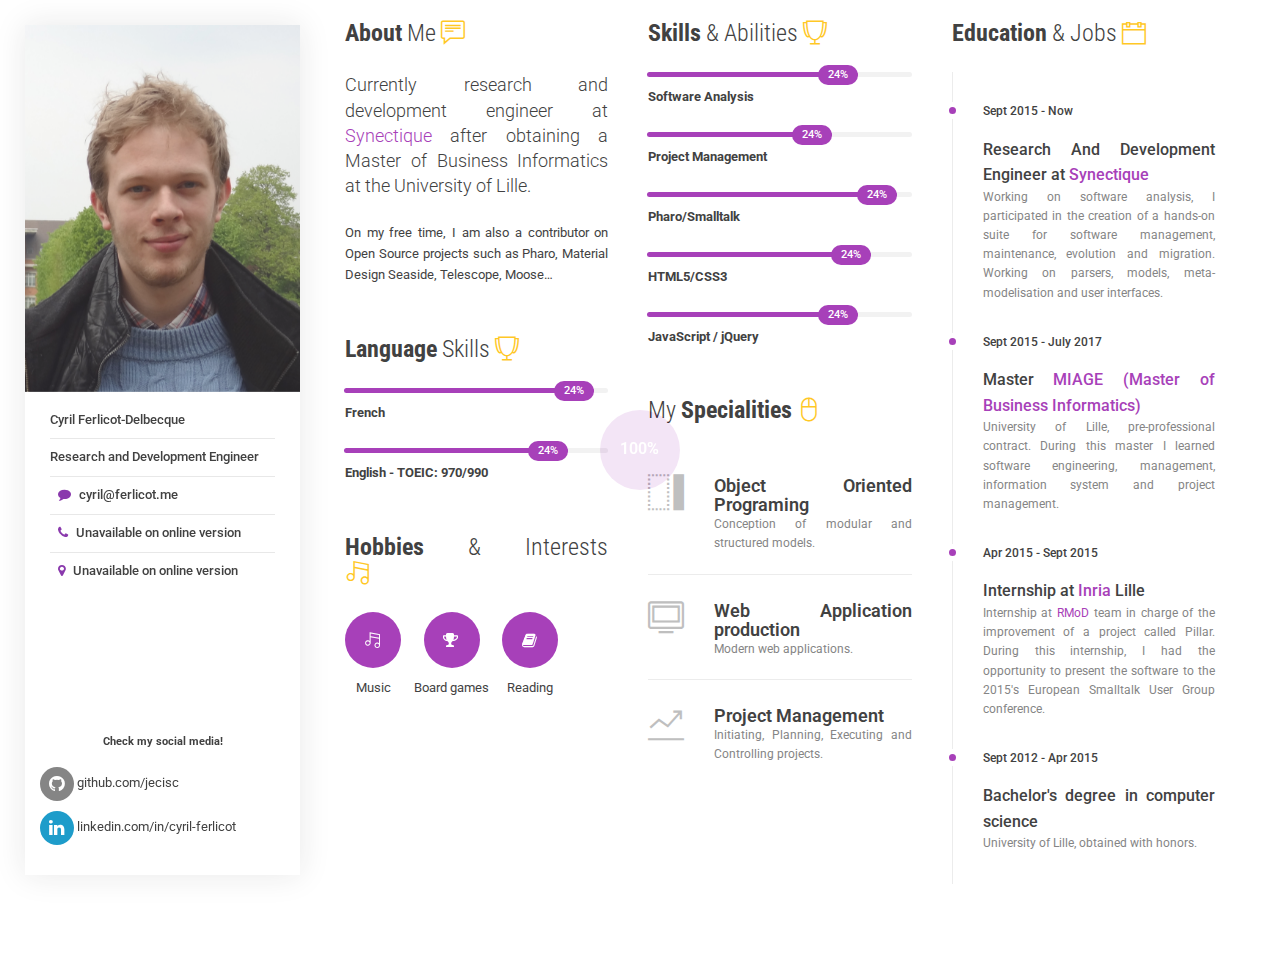
<file: cv.html>
<!DOCTYPE html>
<html lang="en">
<head>
    <meta charset="utf-8">
    <meta name="viewport" content="width=device-width, initial-scale=1.0, maximum-scale=1.0, user-scalable=0"/>
    <title>CV - Cyril Ferlicot-Delbecque - Research And Development Engineer</title>
    <meta name="description"
          content="Personal page of Cyril Ferlicot-Delbecque. You'll find here some details on his education, jobs and occupations."/>
    <meta name="keywords" content="CV, Cyril Ferlicot-Delbecque, Cyril, Ferlicot, Personal Page, Pharo"/>
    <meta name="author" content="Cyril Ferlicot-Delbecque"/>
    <meta name="DC.Title" lang="en" content="CV - Cyril Ferlicot-Delbecque - Research And Development Engineer"/>
    <meta name="DC.Date.created" scheme="W3CDTF" content="2017-04-01"/>
    <meta name="DC.Date.modified" scheme="W3CDTF" content="2018-02-25"/>
    <meta name="robots" content="all"/>
    <link rel="apple-touch-icon" sizes="57x57" href="assets/img/apple-icon-57x57.png">
    <link rel="apple-touch-icon" sizes="60x60" href="assets/img/apple-icon-60x60.png">
    <link rel="apple-touch-icon" sizes="72x72" href="assets/img/apple-icon-72x72.png">
    <link rel="apple-touch-icon" sizes="76x76" href="assets/img/apple-icon-76x76.png">
    <link rel="apple-touch-icon" sizes="114x114" href="assets/img/apple-icon-114x114.png">
    <link rel="apple-touch-icon" sizes="120x120" href="assets/img/apple-icon-120x120.png">
    <link rel="apple-touch-icon" sizes="144x144" href="assets/img/apple-icon-144x144.png">
    <link rel="apple-touch-icon" sizes="152x152" href="assets/img/apple-icon-152x152.png">
    <link rel="apple-touch-icon" sizes="180x180" href="assets/img/apple-icon-180x180.png">
    <link rel="icon" type="image/png" sizes="192x192" href="assets/img/android-icon-192x192.png">
    <link rel="icon" type="image/png" sizes="32x32" href="assets/img/favicon-32x32.png">
    <link rel="icon" type="image/png" sizes="96x96" href="assets/img/favicon-96x96.png">
    <link rel="icon" type="image/png" sizes="16x16" href="assets/img/favicon-16x16.png">
    <meta name="msapplication-TileColor" content="#ffffff">
    <meta name="msapplication-TileImage" content="/ms-icon-144x144.png">
    <meta name="theme-color" content="#ffffff">
    <link href='https://fonts.googleapis.com/css?family=Roboto+Condensed:400,700,300' rel='stylesheet' type='text/css'>
    <link href='https://fonts.googleapis.com/css?family=Roboto:400,700,500,300,100' rel='stylesheet' type='text/css'>
    <link rel="stylesheet" href="assets/css/styles.css"/>
    <link rel="stylesheet" href="assets/css/stylescv.css"/>
    <link rel="stylesheet" href="assets/css/theme.min.css"/>
    <link rel="stylesheet" href="assets/css/color/perso.css" id="color"/>
</head>

<body class="header-vertical cv">

<div id="page-loader" class="bg-white"></div>

<header id="header" class="bg-white hidden-sm hidden-xs">

    <div class="photo">
        <img src="assets/img/photos/Avatar.jpg" alt="My photo">
    </div>

    <nav id="main-menu">
        <ul class="nav nav-vertical">
            <li><a>Cyril Ferlicot-Delbecque</a></li>
            <li><a>Research and Development Engineer</a></li>
            <li><a><i class="inline-icon icon-before-and-after text-primary fa fa-comment"></i>cyril@ferlicot.me</a></li>
            <li><a><i class="inline-icon icon-before-and-after text-primary fa fa-phone"></i>Unavailable on online version</a></li>
            <li><a><i class="inline-icon icon-before-and-after text-primary fa fa-map-marker"></i>Unavailable on online version</a></li>
        </ul>
    </nav>

    <div class="social-media">
        <strong class="text-sm">Check my social media!</strong>
        <ul class="margin-t-10" style="list-style: none; padding-inline-start:10px;text-align: left;">
            <li style="padding: 5px;"><a href="https://github.com/jecisc" class="icon icon-circle icon-xs icon-github"><i
                    class="fa fa-github"></i></a> github.com/jecisc</li>
            <li style="padding: 5px;"><a href="https://www.linkedin.com/in/cyril-ferlicot" class="icon icon-circle icon-xs icon-linkedin"><i
                    class="fa fa-linkedin"></i></a> linkedin.com/in/cyril-ferlicot</li>
        </ul>
    </div>

</header>

<div id="content" class="bg-white">
    <section id="resume" class="section padding-v-20">

        <div class="container container-wide">

            <div class="row padding-lg">
                <div class="col-md-4 col-sm-6 col-xs-12">

                    <div class="resume-box">
                        <h4><strong>About</strong> Me <span class="icon animated" data-animation="fadeInDown"><i
                                class="ti-comment-alt text-tertiary"></i></span></h4>
                        <p class="lead">Currently research and development engineer at <a href="http://synectique.eu">Synectique</a>
                            after obtaining a Master of Business Informatics at the University of Lille.</p>
                        <p>On my free time, I am also a contributor on Open Source projects such as Pharo, Material
                            Design Seaside, Telescope, Moose…</p>
                    </div>

                    <div class="resume-box">
                        <h4><strong>Language</strong> Skills <span class="icon animated" data-animation="fadeInDown"><i
                                class="ti-cup text-tertiary"></i></span></h4>
                        <div class="skill">
                            <div class="progress progress-animated">
                                <div class="progress-bar progress-bar-primary" role="progressbar" aria-valuenow="95"
                                     aria-valuemin="0" aria-valuemax="100">
                                    <span></span>
                                </div>
                            </div>
                            <strong>French</strong>
                        </div>
                        <div class="skill">
                            <div class="progress progress-animated">
                                <div class="progress-bar progress-bar-primary" role="progressbar" aria-valuenow="85"
                                     aria-valuemin="0" aria-valuemax="100">
                                    <span></span>
                                </div>
                            </div>
                            <strong>English - TOEIC: 970/990 </strong>
                        </div>
                    </div>

                    <div class="resume-box">
                        <h4><strong>Hobbies</strong> &amp; Interests <span class="icon animated" data-animation="fadeInDown"><i
                                class="ti-music-alt text-tertiary"></i></span></h4>
                        <ul class="list-inline">
                            <li>
                                <div class="icon-box text-center">
                                        <span class="icon icon-sm icon-circle icon-primary icon-filled"><i
                                                class="ti-music-alt"></i></span>
                                    <span class="title">Music</span>
                                </div>
                            </li>
                            <li>
                                <div class="icon-box text-center">
                                        <span class="icon icon-sm icon-circle icon-primary icon-filled"><i
                                                class="fa fa-trophy"></i></span>
                                    <span class="title">Board games</span>
                                </div>
                            </li>
                            <li>
                                <div class="icon-box text-center">
                                        <span class="icon icon-sm icon-circle icon-primary icon-filled"><i
                                                class="fa fa-book"></i></span>
                                    <span class="title">Reading</span>
                                </div>
                            </li>
                        </ul>
                    </div>

                </div>
                <div class="col-md-4 col-sm-6 col-xs-12">

                    <div class="resume-box">
                        <h4><strong>Skills</strong> &amp; Abilities <span class="icon animated" data-animation="fadeInDown"><i
                                    class="ti-cup text-tertiary"></i></span></h4>
                        <div class="skill">
                            <div class="progress progress-animated">
                                <div class="progress-bar progress-bar-primary" role="progressbar" aria-valuenow="80"
                                     aria-valuemin="0" aria-valuemax="100">
                                    <span></span>
                                </div>
                            </div>
                            <strong>Software Analysis</strong>
                        </div>
                        <div class="skill">
                            <div class="progress progress-animated">
                                <div class="progress-bar progress-bar-primary" role="progressbar" aria-valuenow="70"
                                     aria-valuemin="0" aria-valuemax="100">
                                    <span></span>
                                </div>
                            </div>
                            <strong>Project Management</strong>
                        </div>
                        <div class="skill">
                            <div class="progress progress-animated">
                                <div class="progress-bar progress-bar-primary" role="progressbar" aria-valuenow="95"
                                     aria-valuemin="0" aria-valuemax="100">
                                    <span></span>
                                </div>
                            </div>
                            <strong>Pharo/Smalltalk</strong>
                        </div>
                        <div class="skill">
                            <div class="progress progress-animated">
                                <div class="progress-bar progress-bar-primary" role="progressbar" aria-valuenow="85"
                                     aria-valuemin="0" aria-valuemax="100">
                                    <span></span>
                                </div>
                            </div>
                            <strong>HTML5/CSS3</strong>
                        </div>
                        <div class="skill">
                            <div class="progress progress-animated">
                                <div class="progress-bar progress-bar-primary" role="progressbar" aria-valuenow="80"
                                     aria-valuemin="0" aria-valuemax="100">
                                    <span></span>
                                </div>
                            </div>
                            <strong>JavaScript / jQuery</strong>
                        </div>
                    </div>

                    <div class="resume-box">
                        <h4>My <strong>Specialities</strong> <span class="icon animated" data-animation="fadeInDown"><i
                                class="ti-mouse-alt text-tertiary"></i></span></h4>
                        <div class="speciality">
                            <span class="speciality-icon"><i class="text-muted-2x ti-layout-sidebar-right"></i></span>
                            <div class="speciality-content">
                                <h5 class="margin-b-0">Object Oriented Programing</h5>
                                <p class="speciaity-description">Conception of modular and structured models.</p>
                            </div>
                        </div>
                        <div class="speciality">
                            <span class="speciality-icon"><i class="text-muted-2x ti-desktop"></i></span>
                            <div class="speciality-content">
                                <h5 class="margin-b-0">Web Application production</h5>
                                <p class="speciaity-description">Modern web applications.</p>
                            </div>
                        </div>
                        <div class="speciality">
                            <span class="speciality-icon"><i class="text-muted-2x ti-stats-up"></i></span>
                            <div class="speciality-content">
                                <h5 class="margin-b-0">Project Management</h5>
                                <p class="speciaity-description">Initiating, Planning, Executing and Controlling
                                    projects.</p>
                            </div>
                        </div>
                    </div>
                </div>
                <div class="col-md-4 col-sm-6 col-xs-12">

                    <div class="resume-box">
                        <h4><strong>Education</strong> &amp; Jobs <span class="icon animated" data-animation="fadeInDown"><i
                                class="ti-calendar text-tertiary"></i></span></h4>
                        <div class="timeline">
                            <div class="timeline-event te-primary">
                                <span class="event-date">Sept 2015 - Now</span>
                                <span class="event-name">Research And Development Engineer at <a
                                        href="http://synectique.eu/">Synectique</a></span>
                                <span class="event-description">Working on software analysis, I participated in the creation of a hands-on suite for software management, maintenance, evolution and migration. Working on parsers, models, meta-modelisation and user interfaces.</span>
                            </div>
                            <div class="timeline-event te-primary">
                                <span class="event-date">Sept 2015 - July 2017</span>
                                <span class="event-name">Master <a href="http://fil.univ-lille1.fr/master-miage">MIAGE (Master of Business Informatics)</a></span>
                                <span class="event-description">University of Lille, pre-professional contract. During this master I learned software engineering, management, information system and project management.</span>
                            </div>
                            <div class="timeline-event te-primary">
                                <span class="event-date">Apr 2015 - Sept 2015</span>
                                <span class="event-name">Internship at <a href="https://www.inria.fr/en/">Inria</a> Lille</span>
                                <span class="event-description">Internship at <a
                                        href="http://rmod.inria.fr/web/">RMoD</a> team in charge of the improvement of a project called Pillar. During this internship, I had the opportunity to present the software to the 2015's European Smalltalk User Group conference.</span>
                            </div>
                            <div class="timeline-event te-primary">
                                <span class="event-date">Sept 2012 - Apr 2015</span>
                                <span class="event-name">Bachelor's degree in computer science</span>
                                <span class="event-description">University of Lille, obtained with honors.</span>
                            </div>
                        </div>
                    </div>
                </div>
            </div>

        </div>

    </section>
</div>

<div id="ajax-modal"></div>
<div id="ajax-loader"><i class="fa fa-spinner fa-spin"></i></div>

<script src="assets/js/jquery-1.11.3.min.js"></script>
<script>window.paceOptions = {target: '#page-loader', ajax: false}</script>
<script src="assets/js/plugins.js"></script>
<script src="assets/js/core.js"></script>
</body>

</html>
</file>
<file: assets/css/stylescv.css>
.cv.header-vertical #header {
    width: 275px;
}

.cv .icon {
    font-size: 24px;
}

.cv.header-vertical #header .nav-vertical {
    text-align: left;
}
</file>
<file: assets/css/color/perso.css>
a:hover, a:focus, .text-primary, .icon-white, #messenger-toggle, .btn-primary:hover, .btn-primary:focus, .icon-primary.icon-hover:hover, .icon-primary.icon-hover:focus {
    color: #7B1FA2;
}

a {
    color: #9C27B0;
}

.gallery-item .item-title .title {
    text-align: center;
}

.gallery-item .item-title {
    text-align: justify;
}

.social-media .icon-xs {
    font-size: 18px;
}

.timeline .event-date {
    font-size: 12px;
}

.timeline .event-name {
    font-size: 16px;
}

.timeline .event-description {
    font-size: 12px;
}

.bg-primary, .btn-primary, .progress-bar-primary, .te-primary:before, .icon-circle.icon-primary, .nav-vertical > li > a:before, .nav-horizontal > li > a:before, #messenger-box:before, #messenger-toggle:hover, #messenger-toggle:focus, .icon-white.icon-hover:hover, .icon-white.icon-hover:focus, .pace .pace-progress:before, .label-primary, .pagination > li > a:focus, .pagination > li > a:hover, .pagination > li > span:focus, .pagination > li > span:hover, .pagination > .active > a, .pagination > .active > a:focus, .pagination > .active > a:hover, .pagination > .active > span, .pagination > .active > span:focus, .pagination > .active > span:hover, .nav-pills > li.active > a, .nav-pills > li.active > a:focus, .nav-pills > li.active > a:hover, .nav-panels > li.active > a, .nav-panels > li.active > a:focus, .nav-panels > li.active > a:hover, #ajax-loader:before, .owl-pagination .owl-page.active > span {
    background-color: #9C27B0;
}

/* Secondary */

.text-secondary, .btn-secondary:hover, .btn-secondary:focus, .icon-secondary.icon-hover:hover, .icon-secondary.icon-hover:focus {
    color: #4A148C;
}

.bg-secondary, .btn-secondary, .icon-circle.icon-secondary, .progress-bar-secondary, .te-secondary:before {
    background-color: #263238;
}

/* Tertiary */

.text-tertiary, .btn-tertiary:hover, .btn-tertiary:focus, .icon-tertiary.icon-hover:hover, .icon-tertiary.icon-hover:focus {
    color: #FFC107;
}

.bg-tertiary, .btn-tertiary, .icon-circle.icon-tertiary, .progress-bar-tertiary, .te-tertiary:before {
    background-color: #FFC107;
}
</file>
<file: assets/css/theme.min.css>
/* ----------------------------------------------------------------------------
Mi. - Ultimate Personal Resume vCard Template 

File:			CSS Theme Base (minified)
Version:        1.3
Last change:    20/07/16
Author:         Suelo
-------------------------------------------------------------------------------- */

.btn,a {
 transition:all .2s ease-in-out
}
a:focus,a:hover,h1 a:focus,h1 a:hover,h2 a:focus,h2 a:hover,h3 a:focus,h3 a:hover,h4 a:focus,h4 a:hover,h5 a:hover,h5:focus,h6 a:focus,h6 a:hover {
 text-decoration:none
}
.relative,.sep-line,.v-bottom,.v-center,body {
 position:relative
}
#ajax-modal,body {
 overflow-x:hidden
}
.btn.active.focus,.btn.active:focus,.btn.focus,.btn.focus:active,.btn:active:focus,.btn:focus,:focus,a:focus,a:visited,input:focus,textarea:focus {
 outline:0
}
.example-box-title,.label,h6 {
 text-transform:uppercase
}
body {
 color:#282828;
 font-size:13px;
 font-family:'Helvetica Neue',Roboto,Helvetica,Arial,sans-serif;
 font-weight:400;
 line-height:1.6;
 -webkit-font-smoothing:antialiased;
 -moz-osx-font-smoothing:grayscale
}
a {
 color:initial;
 -moz-transition:all .2s ease-in-out;
 -webkit-transition:all .2s ease-in-out;
 -o-transition:all .2s ease-in-out
}
iframe {
 border:none
}
img {
 max-width:100%;
 height:auto;
 -webkit-backface-visibility:hidden
}
.relative {
 z-index:2
}
.border {
 border:1px solid rgba(0,0,0,.15)
}
.dark .border,.dark.border {
 border:1px solid rgba(255,255,255,.2)
}
.border-bottom {
 border-bottom:1px solid rgba(0,0,0,.15)
}
.dark .border-bottom,.dark.border-bottom {
 border-bottom:1px solid rgba(255,255,255,.1)
}
.border-top {
 border-top:1px solid rgba(0,0,0,.15)
}
.dark .border-top,.dark.border-top {
 border-top:1px solid rgba(255,255,255,.2)
}
.light {
 color:#111
}
.dark,.nav-vertical>li.active>a,.nav-vertical>li>a.active {
 color:#fff
}
.padding-70 {
 padding:70px
}
.padding-60 {
 padding:60px
}
.padding-40 {
 padding:40px
}
.padding-30 {
 padding:30px
}
.padding-20 {
 padding:20px
}
.padding-15 {
 padding:15px
}
.padding-10 {
 padding:10px
}
.padding-v-130 {
 padding-top:130px;
 padding-bottom:130px
}
.padding-v-120 {
 padding-top:120px;
 padding-bottom:120px
}
.padding-v-110 {
 padding-top:110px;
 padding-bottom:110px
}
.padding-v-100 {
 padding-top:100px;
 padding-bottom:100px
}
.padding-v-90 {
 padding-top:90px;
 padding-bottom:90px
}
.padding-v-80 {
 padding-top:80px;
 padding-bottom:80px
}
.padding-v-70 {
 padding-top:70px;
 padding-bottom:70px
}
.padding-v-60 {
 padding-top:60px;
 padding-bottom:60px
}
.padding-v-50 {
 padding-top:50px;
 padding-bottom:50px
}
.padding-v-40 {
 padding-top:40px;
 padding-bottom:40px
}
.padding-v-30 {
 padding-top:30px;
 padding-bottom:30px
}
.padding-v-20 {
 padding-top:20px;
 padding-bottom:20px
}
.padding-v-10 {
 padding-top:10px;
 padding-bottom:10px
}
.padding-h-130 {
 padding-left:130px;
 padding-right:130px
}
.padding-h-120 {
 padding-left:120px;
 padding-right:120px
}
.padding-h-110 {
 padding-left:110px;
 padding-right:110px
}
.padding-h-100 {
 padding-left:100px;
 padding-right:100px
}
.padding-h-90 {
 padding-left:90px;
 padding-right:90px
}
.padding-h-80 {
 padding-left:80px;
 padding-right:80px
}
.padding-h-70 {
 padding-left:70px;
 padding-right:70px
}
.padding-h-60 {
 padding-left:60px;
 padding-right:60px
}
.padding-h-50 {
 padding-left:50px;
 padding-right:50px
}
.padding-h-40 {
 padding-left:40px;
 padding-right:40px
}
.padding-h-30 {
 padding-left:30px;
 padding-right:30px
}
.padding-h-20 {
 padding-left:20px;
 padding-right:20px
}
.padding-h-10 {
 padding-left:10px;
 padding-right:10px
}
.padding-t-130 {
 padding-top:130px
}
.padding-t-120 {
 padding-top:120px
}
.padding-t-110 {
 padding-top:110px
}
.padding-t-100 {
 padding-top:100px
}
.padding-t-90 {
 padding-top:90px
}
.padding-t-80 {
 padding-top:80px
}
.padding-t-70 {
 padding-top:70px
}
.padding-t-60 {
 padding-top:60px
}
.padding-t-50 {
 padding-top:50px
}
.padding-t-40 {
 padding-top:40px
}
.padding-t-30 {
 padding-top:30px
}
.padding-t-20 {
 padding-top:20px
}
.padding-t-15 {
 padding-top:15px
}
.padding-t-10 {
 padding-top:10px
}
.padding-b-130 {
 padding-bottom:130px
}
.padding-b-120 {
 padding-bottom:120px
}
.padding-b-110 {
 padding-bottom:110px
}
.padding-b-100 {
 padding-bottom:100px
}
.padding-b-90 {
 padding-bottom:90px
}
.padding-b-80 {
 padding-bottom:80px
}
.padding-b-70 {
 padding-bottom:70px
}
.padding-b-60 {
 padding-bottom:60px
}
.padding-b-50 {
 padding-bottom:50px
}
.padding-b-40 {
 padding-bottom:40px
}
.padding-b-30 {
 padding-bottom:30px
}
.padding-b-20 {
 padding-bottom:20px
}
.padding-b-15 {
 padding-bottom:15px
}
.padding-b-10 {
 padding-bottom:10px
}
.margin-t-0 {
 margin-top:0!important
}
.margin-t-5 {
 margin-top:5px!important
}
.margin-t-10 {
 margin-top:10px!important
}
.margin-t-15 {
 margin-top:15px!important
}
.margin-t-20 {
 margin-top:20px!important
}
.margin-t-30 {
 margin-top:30px!important
}
.margin-t-40 {
 margin-top:40px!important
}
.margin-t-50 {
 margin-top:50px!important
}
.margin-t-60 {
 margin-top:60px!important
}
.margin-t-70 {
 margin-top:70px!important
}
.margin-t-80 {
 margin-top:80px!important
}
.margin-t-90 {
 margin-top:90px!important
}
.margin-t-100 {
 margin-top:100px!important
}
.margin-t-110 {
 margin-top:110px!important
}
.margin-t-120 {
 margin-top:120px!important
}
.margin-b-0 {
 margin-bottom:0!important
}
.margin-b-5 {
 margin-bottom:5px!important
}
.margin-b-10 {
 margin-bottom:10px!important
}
.margin-b-15 {
 margin-bottom:15px!important
}
.margin-b-20 {
 margin-bottom:20px!important
}
.margin-b-30 {
 margin-bottom:30px!important
}
.margin-b-40 {
 margin-bottom:40px!important
}
.margin-b-50 {
 margin-bottom:50px!important
}
.margin-b-60 {
 margin-bottom:60px!important
}
.margin-b-70 {
 margin-bottom:70px!important
}
.margin-b-80 {
 margin-bottom:80px!important
}
.margin-b-90 {
 margin-bottom:90px!important
}
.margin-b-100 {
 margin-bottom:100px!important
}
.margin-b-110 {
 margin-bottom:110px!important
}
.margin-b-120 {
 margin-bottom:120px!important
}
.margin-l-10 {
 margin-left:10px!important
}
.margin-l-20 {
 margin-left:20px!important
}
.margin-l-30 {
 margin-left:30px!important
}
.margin-l-40 {
 margin-left:40px!important
}
.margin-l-50 {
 margin-left:50px!important
}
.margin-r-10 {
 margin-right:10px!important
}
.margin-r-20 {
 margin-right:20px!important
}
.margin-r-30 {
 margin-right:30px!important
}
.margin-r-40 {
 margin-right:40px!important
}
.margin-r-50 {
 margin-right:50px!important
}
.h-100 {
 height:100px
}
.h-200 {
 height:200px
}
.h-300 {
 height:300px
}
.h-400 {
 height:400px
}
.h-500 {
 height:500px
}
.h-600 {
 height:600px
}
.h-700 {
 height:700px
}
.h-800 {
 height:800px
}
.h-900 {
 height:900px
}
.h-sm {
 min-height:40vh
}
.h-md {
 min-height:60vh
}
.h-lg {
 min-height:80vh
}
.fullheight {
 height:100vh
}
.min-fullheight {
 min-height:100vh
}
.icon-before {
 margin-right:8px
}
.icon-after {
 margin-left:8px
}
.icon-before-and-after {
 margin-right:8px;
 margin-left:8px
}
.sep-line {
 z-index:1;
 display:block;
 height:1px;
 border:none;
 margin:10px 0;
 background:rgba(0,0,0,.1)
}
.dark .sep-line {
 background:rgba(255,255,255,.2)
}
.bg-image,.bg-slideshow {
 background-position:center center;
 background-size:cover;
 background-repeat:no-repeat;
 z-index:0
}
.v-center {
 top:50%;
 transform:translate3d(0,-50%,0);
 -webkit-transform:translate3d(0,-50%,0);
 -webkit-transition:all .3s;
 -moz-transition:all .3s;
 -o-transition:all .3s;
 transition:all .3s
}
.v-bottom {
 top:95%;
 transform:translate3d(0,-100%,0);
 -webkit-transform:translate3d(0,-100%,0);
 -webkit-transition:all .3s;
 -moz-transition:all .3s;
 -o-transition:all .3s;
 transition:all .3s
}
.v-center-items {
 display:-webkit-flex;
 display:-moz-flex;
 display:-ms-flexbox;
 display:flex;
 align-items:center;
 -webkit-align-items:center;
 flex-direction:row;
 -webkit-flex-direction:row
}
.bg-image>img,.bg-video-placeholder,.mobile .hidden-mobile {
 display:none
}
.bg-image {
 position:absolute;
 top:0;
 left:0;
 width:100%;
 height:100%
}
.bg-image+* {
 position:relative
}
.bg-map,.bg-slideshow,.bg-video {
 position:absolute;
 top:0;
 left:0;
 width:100%;
 height:100%
}
.bg-fixed {
 background-attachment:fixed
}
.bg-slideshow+* {
 position:relative
}
.bg-slideshow .owl-item,.bg-slideshow .owl-wrapper,.bg-slideshow .owl-wrapper-outer {
 height:100%;
 overflow:hidden
}
.animated {
 visibility:hidden
}
.animated.visible {
 visibility:visible
}
.animate-hover {
 -webkit-animation-fill-mode:both;
 animation-fill-mode:both
}
.shadow {
 -webkit-box-shadow:1px 1px 20px 0 rgba(0,0,0,.2);
 -moz-box-shadow:1px 1px 20px 0 rgba(0,0,0,.2);
 box-shadow:1px 1px 20px 0 rgba(0,0,0,.2)
}
.container-wide {
 width:80%
}
.fullwidth {
 padding-left:30px;
 padding-right:30px
}
.row.no-padding {
 margin-left:0;
 margin-right:0
}
.row.no-padding>[class*=' col'],.row.no-padding>[class^=col] {
 padding-left:0;
 padding-right:0
}
.row.padding-lg {
 margin-left:-40px;
 margin-right:-40px
}
.row.padding-lg>[class*=' col'],.row.padding-lg>article[class^=col] {
 padding-left:40px;
 padding-right:40px
}
#header {
 transition:all .3s;
 -webkit-transition:all .3s;
 -moz-transition:all .3s;
 -o-transition:all .3s
}
.nav-vertical>li:not(:last-child) {
 border-bottom:1px solid rgba(0,0,0,.1)
}
.dark .nav-vertical>li {
 border-color:rgba(255,255,255,.1)
}
#main-menu .nav-vertical>li>ul>li:not(:last-child),.nav-horizontal>li>ul>li:not(:last-child) {
 border-bottom:1px solid rgba(0,0,0,.1)
}
.nav-vertical>li>a {
 position:relative;
 display:inline-block;
 font-size:13px;
 font-weight:500;
 padding:8px 0
}
.nav-vertical>li>a:focus,.nav-vertical>li>a:hover {
 background:0 0
}
.nav-vertical>li>a>span {
 position:relative;
 z-index:1
}
.nav-vertical>li>a:before {
 position:absolute;
 top:4px;
 left:-15px;
 bottom:4px;
 right:-15px;
 border-radius:20px;
 content:' ';
 transform:scale(0);
 -webkit-transform:scale(0);
 transition:all .2s cubic-bezier(.175,.885,.32,1.275);
 -webkit-transition:all .2s cubic-bezier(.175,.885,.32,1.275);
 visibility:hidden;
 opacity:0
}
.nav-vertical>li.active>a:before,.nav-vertical>li>a.active:before {
 transform:scale(1);
 -webkit-transform:scale(1);
 visibility:visible;
 opacity:1
}
.nav-vertical li ul {
 padding:10px 5px 20px;
 list-style:none;
 display:none
}
#main-menu .nav-vertical>li:hover>ul,#main-menu .nav-vertical>li>a:hover+ul,.nav-vertical li.active>ul {
 display:block
}
.nav-vertical>li ul a {
 line-height:1.8;
 opacity:.5
}
.nav-vertical>li>ul>li.active>a,.nav-vertical>li>ul>li>a:focus,.nav-vertical>li>ul>li>a:hover {
 opacity:1
}
#main-menu .nav-vertical>li>a {
 margin-left:-25px;
 margin-right:-25px;
 padding-left:25px;
 padding-right:25px
}
#main-menu .nav-vertical>li>a:before {
 left:10px;
 right:10px
}
#main-menu .nav-vertical>li>ul {
 position:absolute;
 background:#fff;
 padding:3px 15px;
 width:180px;
 text-align:left;
 left:100%;
 margin-left:20px;
 top:0;
 -webkit-box-shadow:0 0 30px 0 rgba(0,0,0,.1);
 -moz-box-shadow:0 0 30px 0 rgba(0,0,0,.1);
 box-shadow:0 0 30px 0 rgba(0,0,0,.1)
}
#main-menu .nav-vertical>li.dropdown>a:after {
 font-family:themify;
 font-size:70%;
 margin-left:5px;
 opacity:.6;
 content:"\e62a"
}
#main-menu .nav-vertical>li.dropdown:hover>a:after {
 opacity:1;
 color:inherit
}
#main-menu .nav-vertical>li>ul>li>a {
 line-height:2.8;
 opacity:1
}
.header-vertical #header {
 position:fixed;
 top:25px;
 left:25px;
 bottom:25px;
 width:270px;
 z-index:888;
 -webkit-box-shadow:0 0 30px 0 rgba(0,0,0,.1);
 -moz-box-shadow:0 0 30px 0 rgba(0,0,0,.1);
 box-shadow:0 0 30px 0 rgba(0,0,0,.1)
}
.header-vertical #header #main-menu {
 position:relative;
 background:inherit;
 z-index:2
}
.header-vertical #header .nav-vertical {
 position:relative;
 text-align:right;
 padding:0 25px
}
.header-vertical #header .photo {
 margin-bottom:10px
}
.header-vertical .logo {
 text-align:right;
 padding:90px 30px;
 margin-bottom:10px
}
.header-vertical .logo .name {
 margin-bottom:5px;
 font-size:46px;
 line-height:1
}
.header-vertical .logo .caption {
 font-weight:600
}
.header-vertical #header .social-media {
 position:absolute;
 bottom:0;
 left:0;
 right:0;
 text-align:center;
 z-index:1
}
.nav-horizontal>li {
 display:inline-block;
 margin:0 10px;
 line-height:1
}
.nav-horizontal>li>a {
 position:relative;
 display:block;
 font-size:13px;
 font-weight:500;
 padding:12px 0
}
.nav-horizontal>li>a:focus,.nav-horizontal>li>a:hover {
 background:0 0
}
.nav-horizontal>li>a>span {
 position:relative;
 z-index:1
}
.nav-horizontal>li>a:before {
 position:absolute;
 top:4px;
 left:-15px;
 bottom:4px;
 right:-15px;
 border-radius:20px;
 content:' ';
 transform:scale(0);
 -webkit-transform:scale(0);
 transition:all .2s cubic-bezier(.175,.885,.32,1.275);
 -webkit-transition:all .2s cubic-bezier(.175,.885,.32,1.275);
 visibility:hidden;
 opacity:0
}
.header-horizontal #header,.nav-horizontal>li>ul {
 left:0;
 -webkit-box-shadow:0 0 30px 0 rgba(0,0,0,.1);
 -moz-box-shadow:0 0 30px 0 rgba(0,0,0,.1)
}
.nav-horizontal>li>a.active {
 color:#fff
}
.nav-horizontal>li>a.active:before {
 transform:scale(1);
 -webkit-transform:scale(1);
 visibility:visible;
 opacity:1
}
.nav-horizontal>li>ul {
 position:absolute;
 background:#fff;
 padding:3px 15px;
 width:180px;
 text-align:left;
 top:100%;
 list-style:none;
 display:none;
 margin-top:-1px;
 box-shadow:0 0 30px 0 rgba(0,0,0,.1)
}
.nav-horizontal>li.dropdown>a:after {
 font-family:themify;
 font-size:70%;
 margin-left:5px;
 opacity:.6;
 content:"\e62a"
}
.nav-horizontal>li.dropdown:hover>a:after {
 opacity:1;
 color:inherit
}
.nav-horizontal>li:hover>ul {
 display:block
}
.nav-horizontal>li>ul>li>a {
 line-height:2.8;
 opacity:1
}
.header-horizontal #header {
 position:fixed;
 top:0;
 right:0;
 height:88px;
 z-index:222;
 box-shadow:0 0 30px 0 rgba(0,0,0,.1)
}
.header-horizontal #header>* {
 line-height:88px
}
.header-horizontal #header>*>* {
 line-height:1.6
}
.header-horizontal #header .photo {
 height:100%;
 display:inline-block;
 line-height:1
}
.header-horizontal #header .photo img {
 height:100%
}
.header-horizontal .logo {
 display:inline-block;
 text-align:right;
 padding:9px 30px;
 min-width:230px;
 height:88px;
 line-height:1!important
}
.header-horizontal .logo>* {
 position:relative;
 top:11px
}
.header-horizontal .logo .name {
 margin-bottom:0;
 font-size:24px;
 line-height:24px!important
}
.header-horizontal .logo .caption {
 font-weight:600;
 font-size:12px
}
.header-horizontal #header #main-menu {
 display:inline-block;
 margin-left:20px
}
.gallery-item,.timeline-event>* {
 display:block
}
#mobile-nav-toggle {
 position:fixed;
 top:30px;
 right:30px;
 z-index:660;
 -webkit-box-shadow:0 0 30px 0 rgba(0,0,0,.1);
 -moz-box-shadow:0 0 30px 0 rgba(0,0,0,.1);
 box-shadow:0 0 30px 0 rgba(0,0,0,.1)
}
.ajax-modal-opened #mobile-nav-toggle {
 margin-top:60px
}
#mobile-nav {
 position:fixed;
 top:0;
 right:0;
 height:100%;
 width:260px;
 z-index:670;
 transition:all .3s ease-out;
 -webkit-transition:all .3s ease-out;
 -moz-transition:all .3s ease-out;
 -o-transition:all .3s ease-out;
 transform:translateX(100%);
 -webkit-transform:translateX(100%);
 -webkit-box-shadow:-2px 2px 61px 0 rgba(0,0,0,.1);
 -moz-box-shadow:-2px 2px 61px 0 rgba(0,0,0,.1);
 box-shadow:-2px 2px 61px 0 rgba(0,0,0,.1)
}
#messenger.active,.post-item:hover .post-content {
 -webkit-box-shadow:0 0 30px 0 rgba(0,0,0,.1);
 -moz-box-shadow:0 0 30px 0 rgba(0,0,0,.1);
 text-align: justify;
}
#mobile-nav .mobile-nav-wrapper {
 position:absolute;
 top:0;
 right:0;
 width:100%;
 height:100%;
 padding:30px;
 overflow-x:hidden;
 overflow-y:auto;
 z-index:0
}
#messenger,.gallery-item,.section {
 overflow:hidden
}
.mobile-nav-open #mobile-nav {
 transform:translateX(0);
 -webkit-transform:translateX(0)
}
.mobile-nav-open.header-horizontal #header,.mobile-nav-open.header-horizontal #header.sticky {
 transform:translateX(-260px);
 -webkit-transform:translateX(-260px)
}
.mobile-nav-open #content {
 transform:translateX(-130px);
 -webkit-transform:translateX(-130px)
}
#mobile-nav .mobile-nav-close {
 position:absolute;
 top:30px;
 right:30px
}
.section,.speciality-icon,.timeline,.timeline-event {
 position:relative
}
#content {
 transition:all .3s;
 -webkit-transition:all .3s;
 -moz-transition:all .3s;
 -o-transition:all .3s
}
.header-vertical .section {
 padding-left:320px
}
.resume-box {
 margin-bottom:50px;
 text-align:justify
}
.skill {
 margin-bottom:24px
}
.speciality {
 padding:20px 0;
 border-bottom:1px solid #eaeaea
}
.dark .speciality {
 border-color:rgba(255,255,255,.1)
}
.speciality:last-child {
 border-bottom:none
}
.speciality-icon {
 top:-2px;
 float:left;
 font-size:36px
}
.speciality-content {
 padding-top:6px;
 padding-left:66px
}
.speciaity-description {
 color:#757575;
 margin-bottom:0;
 font-size:12px
}
.dark .speciaity-description {
 color:rgba(255,255,255,.5)
}
.timeline {
 border-left:1px solid #eaeaea;
 padding:30px 0
}
.dark .timeline {
 border-color:rgba(255,255,255,.1)
}
.timeline-event {
 padding-left:30px;
 padding-bottom:30px
}
.timeline-event:last-child {
 padding-bottom:0
}
.timeline-event:before {
 position:absolute;
 top:0;
 left:-9px;
 width:7px;
 height:7px;
 border:5px solid #fff;
 -webkit-border-radius:50%;
 -moz-border-radius:50%;
 border-radius:50%;
 -webkit-box-sizing:content-box;
 -moz-box-sizing:content-box;
 box-sizing:content-box;
 content:" "
}
.gallery-item,.gallery-item .item-photo {
 position:relative
}
.event-date {
 font-weight:500;
 font-size:11px;
 margin-bottom:15px
}
.event-name {
 font-weight:500;
 font-size:14px
}
.event-description {
 font-size:11px;
 color:#757575
}
.dark .event-description {
 color:rgba(255,255,255,.5)
}
.contact-box {
 margin-left:10%;
 width:380px;
 padding:60px 40px
}
.gallery-item {
 transition:all .3s ease-out;
 -webkit-transition:all .3s ease-out
}
.gallery-item .item-container {
 position:absolute;
 top:0;
 left:0;
 width:100%;
 height:100%;
 padding:5% 10%;
 transition:all .5s ease-out;
 -webkit-transition:all .5s ease-out
}
.gallery-item .item-container .item-content {
 position:relative;
 top:50%;
 transform:translate3d(0,-50%,0);
 -webkit-transform:translate3d(0,-50%,0)
}
.gallery-item:hover .item-container.dynamic {
 opacity:0;
 visibility:hidden;
 transform:translateY(50%);
 -webkit-transform:translateY(50%)
}
.gallery-item .item-hover {
 position:absolute;
 top:0;
 left:0;
 width:100%;
 height:100%;
 padding:5% 10%;
 transition:all .5s;
 -webkit-transition:all .5s;
 opacity:0;
 visibility:hidden
}
.gallery-item:hover .item-hover {
 opacity:1;
 visibility:visible;
 transform:translateY(0);
 -webkit-transform:translateY(0)
}
.gallery-item .item-hover-content {
 position:relative;
 top:50%;
 text-align:center;
 opacity:0;
 transform:translate3d(0,-50%,0) scale(.5);
 -webkit-transform:translate3d(0,-50%,0) scale(.5);
 transition:all .2s cubic-bezier(.175,.885,.32,1.275) .2s;
 -webkit-transition:all .2s cubic-bezier(.175,.885,.32,1.275) .2s
}
.gallery-item:hover .item-hover-content {
 opacity:1;
 transform:translate3d(0,-50%,0) scale(1);
 -webkit-transform:translate3d(0,-50%,0) scale(1)
}
.gallery-item .item-hover-corner {
 position:absolute;
 top:10px;
 right:15px
}
.gallery-item .item-title {
 text-align:center;
 padding:25px 10px;
 background-color:#fff
}
.dark .gallery-item .item-title {
 background-color:rgba(0,0,0,.1)
}
.gallery-item .item-title .title {
 font-size:15px;
 font-weight:500;
 display:block;
 line-height:1;
}
.post {
 margin-bottom:30px
}
.post .post-content {
 position:relative;
 margin:0 15px 30px;
 background:#fff;
 color:#282828;
 padding:25px 30px;
 z-index:2;
 transition:all .5s;
 -webkit-transition:all .5s;
 text-align:justify
}
#ajax-loader,.post .post-photo+.post-content {
 margin-top:-25px
}
.post-item .post-content {
 margin-bottom:0
}
.example-box,.post .date,.post .meta {
 margin-bottom:20px
}
.post-item:hover .post-content {
 box-shadow:0 0 30px 0 rgba(0,0,0,.1)
}
.post-item h1 {
 font-size:36px
}
.post .meta {
 font-size:11px;
 padding-bottom:21px;
 border-bottom:1px solid rgba(0,0,0,.1)
}
.post .meta>span:not(:last-child) {
 margin-right:13px
}
.post .meta>span>i {
 margin-right:5px;
 opacity:.2
}
.post .date {
 font-size:14px;
 font-weight:500
}
#messenger {
 position:fixed;
 top:0;
 right:0;
 bottom:0;
 width:360px;
 height:100%;
 z-index:777;
 display:none;
 -webkit-box-shadow:none;
 -moz-box-shadow:none;
 box-shadow:none;
 transition:box-shadow .5s .4s;
 -webkit-transition:-webkit-box-shadow .5s .4s
}
#messenger.active {
 box-shadow:0 0 30px 0 rgba(0,0,0,.1)
}
#messenger-box {
 position:absolute;
 top:0;
 left:0;
 bottom:0;
 width:100%;
 height:100%;
 color:#fff
}
#messenger-box .messenger-box-content {
 position:absolute;
 top:0;
 left:0;
 right:-30px;
 margin-right:30px;
 height:100%;
 padding:30px;
 display:none;
 overflow:auto
}
#messenger-box .icon.messenger-close {
 position:absolute;
 top:30px;
 right:30px
}
#messenger-box:before {
 position:absolute;
 bottom:30px;
 right:30px;
 width:56px;
 height:56px;
 transition:all .7s;
 -webkit-transition:all .7s;
 -webkit-border-radius:50%;
 -moz-border-radius:50%;
 border-radius:50%;
 content:' '
}
#messenger.active #messenger-box:before {
 bottom:-220px;
 right:-220px;
 width:720px;
 height:150vh
}
#messenger-toggle {
 position:fixed;
 bottom:30px;
 right:30px;
 background-color:#fff;
 -webkit-box-shadow:0 0 30px 0 rgba(0,0,0,.1);
 -moz-box-shadow:0 0 30px 0 rgba(0,0,0,.1);
 box-shadow:0 0 30px 0 rgba(0,0,0,.1);
 z-index:776
}
#messenger-toggle:focus,#messenger-toggle:hover {
 color:#fff
}
.example-box {
 border:1px solid #E1E1E8;
 border-top-left-radius:4px;
 border-top-right-radius:4px
}
.comment-avatar,.pace .pace-progress {
 -webkit-border-radius:50%;
 -moz-border-radius:50%
}
.example-box-content {
 padding:20px
}
.example-box-content>:last-child {
 margin-bottom:0
}
.example-box-title {
 padding:10px 20px;
 font-size:11px;
 border-bottom:1px solid #E1E1E8;
 background-color:#F7F8F9;
 color:#9b9fa1;
 font-weight:500
}
.example-box+pre {
 margin-top:-1px!important;
 border-top-left-radius:0;
 border-top-right-radius:0
}
.comments {
 margin-bottom:30px
}
.comments,.comments ul {
 list-style:none;
 padding:0
}
.comment-content,.comments ul {
 padding-left:95px
}
.comments ul {
 margin-top:20px;
 padding-top:20px
}
.comments li {
 margin-bottom:25px
}
.comment-title,.comments li:last-child {
 margin-bottom:0
}
.comment-avatar {
 float:left;
 width:65px;
 height:65px;
 border-radius:50%;
 overflow:hidden
}
.comment-avatar img {
 -webkit-border-radius:2px;
 -moz-border-radius:2px;
 border-radius:2px
}
.comment-title {
 padding-right:100px
}
.comment-head {
 padding-top:10px;
 padding-bottom:15px;
 margin-bottom:10px;
 border-bottom:1px solid rgba(0,0,0,.15)
}
.dark .comment-head {
 border-color:rgba(255,255,255,.15)
}
.comment-text {
 font-size:12px;
 margin-bottom:15px
}
h5,p {
 margin-bottom:20px
}
#page-loader {
 position:fixed;
 top:0;
 left:0;
 right:0;
 bottom:0;
 width:100%;
 height:100%;
 z-index:10000;
 transition:all .3s ease-out;
 -webkit-transition:all .3s ease-out;
 -moz-transition:all .3s ease-out;
 -o-transition:all .3s ease-out
}
.pace {
 position:absolute;
 z-index:2000;
 top:50%;
 left:50%;
 transform:translate3d(-50%,-50%,0);
 -webkit-transform:translate3d(-50%,-50%,0);
 -webkit-pointer-events:none;
 pointer-events:none;
 -webkit-user-select:none;
 -moz-user-select:none;
 user-select:none;
 width:80px;
 height:80px;
 display:block!important
}
.pace-inactive {
 display:none
}
.pace .pace-progress {
 position:relative;
 transform:translate3d(0,0,0)!important;
 -webkit-transform:translate3d(0,0,0)!important;
 -webkit-transition:all .1s;
 -moz-transition:all .1s;
 -o-transition:all .1s;
 transition:all .1s;
 -webkit-background-clip:padding-box;
 -moz-background-clip:padding;
 background-clip:padding-box;
 border-radius:50%;
 width:100%;
 height:100%;
 color:#fff;
 text-align:center
}
@-webkit-keyframes pageLoading {
 0%,100% {
  -webkit-transform:none;
  transform:none
 }
 50% {
  -webkit-transform:scale(1.9);
  transform:scale(1.9)
 }
}
@keyframes pageLoading {
 0%,100% {
  -webkit-transform:none;
  transform:none
 }
 50% {
  -webkit-transform:scale(1.9);
  transform:scale(1.9)
 }
}
.pace .pace-progress:before {
 position:absolute;
 top:0;
 left:0;
 -webkit-border-radius:50%;
 -moz-border-radius:50%;
 border-radius:50%;
 width:100%;
 height:100%;
 content:' ';
 -webkit-animation-name:pageLoading;
 animation-name:pageLoading;
 -webkit-animation-fill-mode:both;
 animation-fill-mode:both;
 -webkit-animation-duration:3s;
 animation-duration:3s;
 -webkit-animation-iteration-count:infinite;
 animation-iteration-count:infinite
}
.pace .pace-progress:after {
 position:absolute;
 top:49%;
 left:49%;
 transform:translate3d(-50%,-50%,0);
 -webkit-transform:translate3d(-50%,-50%,0);
 font-size:16px;
 font-weight:600;
 content:attr(data-progress-text);
 display:block
}
.bg-green,.bg-success {
 background-color:#85b448
}
.bg-blue,.bg-info {
 background-color:#3aa8db
}
.bg-orange,.bg-warning {
 background-color:#d86a39
}
.bg-danger,.bg-red {
 background-color:#ca4441
}
.bg-white {
 background-color:#fff
}
.bg-black {
 background-color:#000
}
.bg-grey {
 background-color:#eee
}
.bg-grey-dark {
 background-color:#232323
}
.bg-blue-dark {
 background-color:#1a2a41
}
.bg-red-dark {
 background-color:#4b1615
}
.bg-red-navy {
 background-color:#723e3d
}
.bg-green-dark {
 background-color:#232d1c
}
.bg-green-navy {
 background-color:#647247
}
.bg-brown {
 background-color:#32281d
}
.bg-blue-navy {
 background-color:#31485e
}
.bg-yellow {
 background-color:#ddc13e
}
.bg-yellow-navy {
 background-color:#8e824c
}
.bg-beige {
 background-color:#caa669
}
.bg-purple {
 background-color:#8566b5
}
.bg-purple-navy {
 background-color:#352a47
}
.bg-dark {
 background-color:rgba(0,0,0,.7)
}
h1,h2,h3,h4,h5,h6 {
 margin-top:0
}
h1,h2,h3,h4 {
 font-family:'Roboto Condensed';
 font-weight:300
}
h5,h6 {
 font-weight:600
}
.text-light,p.lead {
 font-weight:300
}
h1 {
 font-size:42px;
 margin-bottom:34px
}
h1.text-lg {
 font-size:52px
}
h2 {
 font-size:36px;
 margin-bottom:28px
}
h3 {
 font-size:28px;
 margin-bottom:26px
}
h4 {
 font-size:24px;
 margin-bottom:24px
}
h5 {
 font-size:18px
}
h6 {
 font-size:13px;
 color:rgba(0,0,0,.3);
 margin-bottom:16px
}
.dark h6 {
 color:rgba(255,255,255,.4)
}
p.lead {
 font-size:18px;
 margin-bottom:25px
}
blockquote {
 padding:30px 20px
}
blockquote footer:before {
 display:none
}
.btn>*,.icon-box {
 display:inline-block
}
blockquote footer img {
 margin-right:10px
}
.dark blockquote .small,.dark blockquote footer,.dark blockquote small {
 color:rgba(255,255,255,.5)
}
pre {
 padding:20px
}
.link-default {
 text-decoration:underline
}
.text-xxl {
 font-size:52px
}
.text-xl {
 font-size:24px
}
.text-lg {
 font-size:20px
}
.text-md {
 font-size:12px
}
.text-sm {
 font-size:11px
}
.text-xs {
 font-size:10px
}
.text-italic {
 font-style:italic
}
.text-blue-dark,.text-primary {
 color:#1a2a41
}
.text-green,.text-success {
 color:#85b448
}
.text-blue,.text-info {
 color:#3aa8db
}
.text-orange,.text-warning {
 color:#d86a39
}
.text-danger,.text-red {
 color:#ca4441
}
.text-white {
 color:#fff
}
.text-black {
 color:#000
}
.text-grey {
 color:#f8f8f8
}
.text-red-dark {
 color:#4b1615
}
.text-red-navy {
 color:#723e3d
}
.text-green-dark {
 color:#232d1c
}
.text-green-navy {
 color:#647247
}
.text-brown {
 color:#32281d
}
.text-blue-navy {
 color:#31485e
}
.text-yellow {
 color:#ddc13e
}
.text-yellow-navy {
 color:#8e824c
}
.text-beige {
 color:#caa669
}
.text-purple {
 color:#8566b5
}
.text-purple-navy {
 color:#352a47
}
.text-muted {
 color:#888
}
.text-muted-2x {
 color:#b7b7b7
}
.dark .text-muted {
 color:rgba(255,255,255,.6)
}
.dark .text-muted-2x {
 color:rgba(255,255,255,.4)
}
.text-dark {
 color:rgba(0,0,0,.6)
}
.btn {
 position:relative;
 padding:15px 32px 17px;
 -webkit-border-radius:30px;
 -moz-border-radius:30px;
 border-radius:30px;
 border:none;
 font-size:13px;
 background:0 0;
 font-weight:600;
 margin-bottom:2px;
 color:#fff;
 -moz-transition:all .2s ease-in-out;
 -webkit-transition:all .2s ease-in-out;
 -o-transition:all .2s ease-in-out
}
.btn>* {
 transition:all .2s ease-in-out;
 -moz-transition:all .2s ease-in-out;
 -webkit-transition:all .2s ease-in-out;
 -o-transition:all .2s ease-in-out
}
.btn>:nth-child(2) {
 position:absolute;
 top:48%;
 transform:translate3d(0,-50%,0);
 -webkit-transform:translate3d(0,-50%,0);
 right:20px;
 opacity:0;
 visibility:hidden
}
.btn:focus>:nth-child(1),.btn:hover>:nth-child(1) {
 transform:translateX(-10px)
}
.btn:focus>:nth-child(2),.btn:hover>:nth-child(2) {
 opacity:1;
 visibility:visible
}
.btn:before {
 position:absolute;
 top:-2px;
 left:-2px;
 right:-2px;
 bottom:-2px;
 border-radius:29px;
 content:' ';
 opacity:0
}
.btn:focus:before {
 -webkit-animation-fill-mode:both;
 animation-fill-mode:both;
 -webkit-animation-duration:.6s;
 animation-duration:.6s;
 -webkit-animation-name:glow;
 animation-name:glow
}
@-webkit-keyframes glow {
 0% {
  opacity:.3;
  -webkit-transform:scale(0)
 }
 100% {
  opacity:0;
  -webkit-transform:scale(2)
 }
}
@keyframes glow {
 0% {
  opacity:.3;
  transform:scale(0)
 }
 100% {
  opacity:0;
  transform:scale(2)
 }
}
.btn>span {
 position:relative;
 z-index:1
}
.btn-green,.btn-success {
 background-color:#85b448
}
.btn-green:focus,.btn-green:hover,.btn-success:focus,.btn-success:hover {
 color:#85b448
}
.btn-blue,.btn-info {
 background-color:#3aa8db
}
.btn-blue:focus,.btn-blue:hover,.btn-info:focus,.btn-info:hover {
 color:#3aa8db
}
.btn-orange,.btn-warning {
 background-color:#d86a39
}
.btn-orange:focus,.btn-orange:hover,.btn-warning:focus,.btn-warning:hover {
 color:#d86a39
}
.btn-danger,.btn-red {
 background-color:#ca4441
}
.btn-danger:focus,.btn-danger:hover,.btn-red:focus,.btn-red:hover {
 color:#ca4441
}
.btn-white {
 background-color:#fff
}
.btn-white:focus,.btn-white:hover {
 color:#fff
}
.btn-black {
 background-color:#282828
}
.btn-black:focus,.btn-black:hover {
 color:#282828
}
.btn-grey {
 background-color:#f8f8f8
}
.btn-grey:focus,.btn-grey:hover {
 color:#f8f8f8
}
.btn-blue-dark {
 background-color:#1a2a41
}
.btn-blue-dark:focus,.btn-blue-dark:hover {
 color:#1a2a41
}
.btn-red-dark {
 background-color:#4b1615
}
.btn-red-dark:focus,.btn-red-dark:hover {
 color:#4b1615
}
.btn-red-navy {
 background-color:#723e3d
}
.btn-red-navy:focus,.btn-red-navy:hover {
 color:#723e3d
}
.btn-green-dark {
 background-color:#232d1c
}
.btn-green-dark:focus,.btn-green-dark:hover {
 color:#232d1c
}
.btn-green-navy {
 background-color:#647247
}
.btn-green-navy:focus,.btn-green-navy:hover {
 color:#647247
}
.btn-brown {
 background-color:#32281d
}
.btn-brown:focus,.btn-brown:hover {
 color:#32281d
}
.btn-blue-navy {
 background-color:#31485e
}
.btn-blue-navy:focus,.btn-blue-navy:hover {
 color:#31485e
}
.btn-yellow {
 background-color:#ddc13e
}
.btn-yellow:focus,.btn-yellow:hover {
 color:#ddc13e
}
.btn-yellow-navy {
 background-color:#8e824c
}
.btn-yellow-navy:focus,.btn-yellow-navy:hover {
 color:#8e824c
}
.btn-beige {
 background-color:#caa669
}
.btn-beige:focus,.btn-beige:hover {
 color:#caa669
}
.btn-purple {
 background-color:#8566b5
}
.btn-purple:focus,.btn-purple:hover {
 color:#8566b5
}
.btn-purple-navy {
 background-color:#352a47
}
.btn-purple-navy:focus,.btn-purple-navy:hover {
 color:#352a47
}
.btn-default,.btn-white {
 color:#282828
}
.btn:focus,.btn:hover {
 background:#fff
}
.btn-default {
 background-color:#f8f8f8
}
.btn-link {
 color:inherit
}
.btn-link:focus,.btn-link:hover {
 color:inherit;
 text-decoration:none;
 background:0 0
}
.btn-lg {
 padding:19px 36px 21px;
 border-radius:40px;
 font-size:14px
}
.btn-sm {
 padding:11px 29px 13px;
 border-radius:25px;
 font-size:12px
}
.btn-xs {
 padding:9px 26px 11px;
 border-radius:20px;
 font-size:11px
}
.label {
 font-size:70%;
 font-weight:500
}
.label-default {
 background-color:transparent;
 color:inherit;
 border:1px solid rgba(0,0,0,.15)
}
.dark .label-default {
 border-color:rgba(255,255,255,.25)
}
.label-primary {
 background-color:#1a2a41
}
.label-success {
 background-color:#85b448
}
.label-info {
 background-color:#3aa8db
}
.label-warning {
 background-color:#d86a39
}
.label-danger {
 background-color:#ca4441
}
.icon-box {
 margin-bottom:30px
}
.icon-box .icon {
 margin-bottom:10px
}
.icon-box .title {
 display:block
}
.icon,.icon-circle>*,.social-icons>li {
 display:inline-block
}
.icon {
 font-size:62px;
 vertical-align:middle;
 width:84px
}
.icon-circle {
 position:relative;
 font-size:32px;
 height:84px;
 -webkit-border-radius:50%;
 -moz-border-radius:50%;
 border-radius:50%;
 color:#fff
}
.icon-circle>* {
 position:absolute;
 top:49%;
 left:49%;
 transform:translate3d(-50%,-50%,0);
 -webkit-transform:translate3d(-50%,-50%,0)
}
.icon.icon-hover {
 transition:all .1s ease-out;
 -moz-transition:all .1s ease-out;
 -webkit-transition:all .1s ease-out;
 -o-transition:all .1s ease-out
}
a.icon>:focus,a.icon>:hover {
 color:inherit
}
.icon-lg {
 font-size:88px;
 width:120px
}
.icon-lg.icon-circle {
 font-size:54px;
 height:120px
}
.icon-sm {
 font-size:42px;
 width:56px
}
.icon-sm.icon-circle {
 font-size:16px;
 height:56px
}
.icon-xs {
 font-size:13px;
 width:34px
}
.icon-xs.icon-circle {
 font-size:11px;
 height:34px
}
.icon-green,.icon-success {
 background-color:#85b448
}
.icon-green.icon-hover:focus,.icon-green.icon-hover:hover,.icon-success.icon-hover:focus,.icon-success.icon-hover:hover {
 color:#85b448
}
.icon-blue,.icon-info {
 background-color:#3aa8db
}
.icon-blue.icon-hover:focus,.icon-blue.icon-hover:hover,.icon-info.icon-hover:focus,.icon-info.icon-hover:hover {
 color:#3aa8db
}
.icon-orange,.icon-warning {
 background-color:#d86a39
}
.icon-orange.icon-hover:focus,.icon-orange.icon-hover:hover,.icon-warning.icon-hover:focus,.icon-warning.icon-hover:hover {
 color:#d86a39
}
.icon-danger,.icon-red {
 background-color:#ca4441
}
.icon-danger.icon-hover:focus,.icon-danger.icon-hover:hover,.icon-red.icon-hover:focus,.icon-red.icon-hover:hover {
 color:#ca4441
}
.icon-black.icon-hover:focus,.icon-black.icon-hover:hover,.icon-grey,.icon-grey.icon-hover:focus,.icon-grey.icon-hover:hover,.icon-white,.icon-white.icon-hover:focus,.icon-white.icon-hover:hover {
 color:#282828
}
.icon-white {
 background-color:#fff
}
.icon-black {
 background-color:#282828
}
.icon-grey {
 background-color:#f8f8f8
}
.icon-blue-dark {
 background-color:#1a2a41
}
.icon-blue-dark.icon-hover:focus,.icon-blue-dark.icon-hover:hover {
 color:#1a2a41
}
.icon-red-dark {
 background-color:#4b1615
}
.icon-red-dark.icon-hover:focus,.icon-red-dark.icon-hover:hover {
 color:#4b1615
}
.icon-red-navy {
 background-color:#723e3d
}
.icon-red-navy.icon-hover:focus,.icon-red-navy.icon-hover:hover {
 color:#723e3d
}
.icon-green-dark {
 background-color:#232d1c
}
.icon-green-dark.icon-hover:focus,.icon-green-dark.icon-hover:hover {
 color:#232d1c
}
.icon-green-navy {
 background-color:#647247
}
.icon-green-navy.icon-hover:focus,.icon-green-navy.icon-hover:hover {
 color:#647247
}
.icon-brown {
 background-color:#32281d
}
.icon-brown.icon-hover:focus,.icon-brown.icon-hover:hover {
 color:#32281d
}
.icon-blue-navy {
 background-color:#31485e
}
.icon-blue-navy.icon-hover:focus,.icon-blue-navy.icon-hover:hover {
 color:#31485e
}
.icon-yellow {
 background-color:#ddc13e
}
.icon-yellow.icon-hover:focus,.icon-yellow.icon-hover:hover {
 color:#ddc13e
}
.icon-yellow-navy {
 background-color:#8e824c
}
.icon-yellow-navy.icon-hover:focus,.icon-yellow-navy.icon-hover:hover {
 color:#8e824c
}
.icon-beige {
 background-color:#caa669
}
.icon-beige.icon-hover:focus,.icon-beige.icon-hover:hover {
 color:#caa669
}
.icon-purple {
 background-color:#8566b5
}
.icon-purple.icon-hover:focus,.icon-purple.icon-hover:hover {
 color:#8566b5
}
.icon-purple-navy {
 background-color:#352a47
}
.icon-purple-navy.icon-hover:focus,.icon-purple-navy.icon-hover:hover {
 color:#352a47
}
.icon.icon-hover:not(.icon-circle):hover {
 color:inherit
}
.icon-circle.icon-hover:focus:not(.icon-white):not(#messenger-toggle),.icon-circle.icon-hover:hover:not(.icon-white):not(#messenger-toggle),a.icon-circle:focus:not(.icon-white):not(#messenger-toggle),a.icon-circle:hover:not(.icon-white):not(#messenger-toggle) {
 background-color:#fff!important
}
.icon.icon-hover.icon-white:focus,.icon.icon-hover.icon-white:hover {
 background-color:transparent;
 color:inherit
}
.social-icons {
 list-style:none;
 margin:0;
 padding:0
}
.icon-behance {
 background-color:#0098fd
}
.icon-behance:focus,.icon-behance:hover {
 color:#0098fd
}
.icon-dribbble {
 background-color:#f16092
}
.icon-dribbble:focus,.icon-dribbble:hover {
 color:#f16092
}
.icon-dropbox {
 background-color:#0093eb
}
.icon-dropbox:focus,.icon-dropbox:hover {
 color:#0093eb
}
.icon-facebook {
 background-color:#1f4578
}
.icon-facebook:focus,.icon-facebook:hover {
 color:#1f4578
}
.icon-flickr {
 background-color:#1f4578
}
.icon-flickr:focus,.icon-flickr:hover {
 color:#1f4578
}
.icon-github {
 background-color:#757575
}
.icon-github:focus,.icon-github:hover {
 color:#757575
}
.icon-google-plus {
 background-color:#e13d3d
}
.icon-google-plus:focus,.icon-google-plus:hover {
 color:#e13d3d
}
.icon-instagram {
 background-color:#bd7f55
}
.icon-instagram:focus,.icon-instagram:hover {
 color:#bd7f55
}
.icon-linkedin {
 background-color:#008fc3
}
.icon-linkedin:focus,.icon-linkedin:hover {
 color:#008fc3
}
.icon-skype {
 background-color:#16bef1
}
.icon-skype:focus,.icon-skype:hover {
 color:#16bef1
}
.icon-tumblr {
 background-color:#3a5974
}
.icon-tumblr:focus,.icon-tumblr:hover {
 color:#3a5974
}
.icon-twitter {
 background-color:#50c8e6
}
.icon-twitter:focus,.icon-twitter:hover {
 color:#50c8e6
}
.icon-youtube {
 background-color:#eb3c31
}
.icon-youtube:focus,.icon-youtube:hover {
 color:#eb3c31
}
.owl-pagination {
 text-align:center
}
.owl-pagination .owl-page {
 display:inline-block;
 margin:0 5px 5px;
 padding:5px 0
}
.owl-pagination .owl-page>span {
 display:block;
 background-color:#282828;
 width:8px;
 height:8px;
 opacity:.2;
 vertical-align:middle;
 border-radius:50%;
 -webkit-transition:all .1s ease-out;
 transition:all .1s ease-out
}
.dark .owl-pagination .owl-page>span {
 background-color:#fff;
 opacity:.3
}
.light .owl-pagination .owl-page>span {
 background-color:#282828
}
.owl-pagination .owl-page.active>span {
 opacity:1;
 transform:scale(1.4);
 -webkit-transform:scale(1.4)
}
.side-sticky-navigation.affix {
 top:60px;
 width:100%;
 max-width:300px
}
ol,ul {
 margin-bottom:25px
}
ul.list-check li {
 list-style:none
}
ul.list-check li:before {
 font-family:FontAwesome;
 content:'\f00c';
 margin-right:10px;
 opacity:.4
}
.list-unstyled-icons .inline-icon {
 float:left;
 margin-left:-35px
}
.list-unstyled-icons li {
 padding-left:30px;
 margin-bottom:15px
}
.list-unstyled-icons li:last-child {
 margin-bottom:0
}
.nav a {
 color:inherit
}
.nav-pills>li {
 display:inline-block;
 float:none
}
.nav-pills>li>a {
 border-radius:40px;
 padding:12px 26px;
 font-weight:500;
 border:none;
 background-color:rgba(0,0,0,.05);
 color:#909090
}
.dark .nav-pills>li>a {
 color:#fff
}
.nav-pills>li>a:focus,.nav-pills>li>a:hover {
 background:0 0;
 color:#282828
}
.alert,.dark .nav-pills>li>a:focus,.dark .nav-pills>li>a:hover,.nav-panels>li.active>a,.nav-panels>li.active>a:focus,.nav-panels>li.active>a:hover {
 color:#fff
}
.nav-pills>li.active>a,.nav-pills>li.active>a:focus,.nav-pills>li.active>a:hover {
 background-color:#282828;
 border-color:#282828
}
.nav-panels {
 margin-bottom:40px
}
.nav-panels>li {
 width:50%;
 float:left
}
.nav-panels>li>a {
 padding:40px;
 background:#fff;
 text-align:center;
 font-size:15px;
 font-weight:500
}
.form-control,label {
 font-size:13px
}
.nav-panels>li>a:focus,.nav-panels>li>a:hover {
 background:#fff
}
.form-group {
 margin-bottom:10px
}
.form-control {
 height:42px;
 padding:10px 12px;
 border-color:#dfdfdf;
 border-radius:3px;
 -webkit-box-shadow:none;
 box-shadow:none
}
.form-control:focus {
 border-color:#949494;
 border-radius:3px;
 -webkit-box-shadow:none;
 box-shadow:none
}
.dark .form-control,.dark .form-control:focus {
 border:none!important
}
.form-error {
 display:none
}
.alert {
 border:none
}
.alert-default {
 background-color:rgba(0,0,0,.15)
}
.alert-success {
 background-color:#85b448
}
.alert-info {
 background-color:#3aa8db
}
.alert-warning {
 background-color:#d86a39
}
.alert-danger {
 background-color:#ca4441
}
.testimonial {
 margin-bottom:45px;
 text-align:left
}
.testimonial-content {
 position:relative;
 padding:18px 23px;
 line-height:1.2;
 background-color:#F6F6F6
}
.testimonial-dark .testimonial-content {
 color:#fff;
 background-color:rgba(0,0,0,.2)
}
.testimonial-white .testimonial-content {
 color:#282828;
 background-color:#fff
}
.testimonial-content:before {
 position:absolute;
 bottom:-14px;
 left:25px;
 width:0;
 height:0;
 border-style:solid;
 border-width:14px 14px 0 0;
 content:'';
 border-color:#F6F6F6 transparent transparent
}
.testimonial-white .testimonial-content:before {
 border-color:#fff transparent transparent
}
.testimonial-dark .testimonial-content:before {
 border-color:rgba(0,0,0,.2) transparent transparent
}
.testimonial-author {
 margin-top:20px;
 line-height:1.1
}
.testimonial-author .testimonial-icon {
 float:left
}
.testimonial-author .name {
 font-weight:500;
 font-size:14px;
 display:block
}
.modal-dialog,.modal:before {
 display:inline-block;
 vertical-align:middle
}
.testimonial-author .caption {
 font-size:12px;
 font-weight:600
}
.testimonial-photo {
 position:relative;
 float:left;
 width:52px;
 height:52px
}
.testimonial-with-photo .testimonial-author-txt {
 margin-left:65px;
 padding-top:11px
}
.testimonial-with-icon .testimonial-icon {
 margin-top:3px
}
.testimonial-with-icon .testimonial-author-txt {
 margin-left:25px
}
.modal {
 text-align:center
}
.modal-backdrop.in {
 opacity:.8
}
.modal-intro {
 color:#fff;
 text-align:left
}
.modal.fade .modal-dialog {
 -webkit-transition:-webkit-transform .3s cubic-bezier(.175,.885,.32,1.475);
 -o-transition:-o-transform .3s cubic-bezier(.175,.885,.32,1.475);
 transition:transform .3s cubic-bezier(.175,.885,.32,1.475);
 -webkit-transform:translate(0,-25%);
 -ms-transform:translate(0,-25%);
 -o-transform:translate(0,-25%);
 transform:translate(0,-25%)
}
.modal.in .modal-dialog {
 -webkit-transform:translate(0,0);
 -ms-transform:translate(0,0);
 -o-transform:translate(0,0);
 transform:translate(0,0)
}
.modal:before {
 content:" ";
 height:100%
}
.modal-dialog {
 text-align:left
}
#ajax-loader,#ajax-modal {
 display:none;
 position:fixed
}
.modal-dialog.modal-md {
 width:750px
}
.modal-content {
 border-radius:0;
 -webkit-box-shadow:none;
 box-shadow:none;
 border:none
}
.modal-body {
 padding:30px
}
.modal-close {
 position:absolute;
 top:30px;
 right:30px;
 z-index:50;
 transform:translateY(-40px) rotate(90deg);
 -webkit-transform:translateY(-40px) rotate(90deg);
 background:0 0;
 font-size:30px;
 border:none;
 color:#fff;
 opacity:.3;
 transition:all .3s ease-out;
 -moz-transition:all .3s ease-out;
 -webkit-transition:all .3s ease-out;
 -o-transition:all .3s ease-out
}
.modal.in .modal-close {
 transform:translateY(0) rotate(0);
 -webkit-transform:translateY(0) rotate(0);
 opacity:.3
}
.modal.in .modal-close:hover {
 opacity:1
}
#ajax-modal {
 top:0;
 right:0;
 left:0;
 bottom:0;
 overflow-y:auto;
 z-index:333
}
.ajax-modal-opened #header {
 pointer-events:none;
 opacity:.5
}
#ajax-modal .ajax-body {
 padding-top:90px;
 padding-bottom:90px
}
html.locked-scrolling,html.locked-scrolling body {
 height:100%;
 overflow:hidden
}
#ajax-modal .ajax-close {
 position:fixed;
 top:30px;
 right:30px;
 z-index:50
}
#ajax-loader {
 top:50%;
 left:50%;
 width:50px;
 height:50px;
 margin-left:-25px;
 color:#fff;
 border-radius:50%;
 z-index:999
}
#ajax-loader:before {
 position:absolute;
 top:0;
 left:0;
 -webkit-border-radius:50%;
 -moz-border-radius:50%;
 border-radius:50%;
 width:100%;
 height:100%;
 content:' ';
 -webkit-animation-name:pageLoading;
 animation-name:pageLoading;
 -webkit-animation-fill-mode:both;
 animation-fill-mode:both;
 -webkit-animation-duration:3s;
 animation-duration:3s;
 -webkit-animation-iteration-count:infinite;
 animation-iteration-count:infinite
}
#ajax-loader>i {
 position:absolute;
 top:50%;
 left:50%;
 margin-top:-10px;
 margin-left:-10px;
 font-size:19px
}
.progress {
 -webkit-border-radius:3px;
 -moz-border-radius:3px;
 border-radius:3px;
 height:5px;
 margin-bottom:10px;
 background-color:#f1f1f1;
 -webkit-box-shadow:none;
 box-shadow:none;
 overflow:visible
}
.dark .progress {
 background-color:rgba(255,255,255,.2)
}
.progress-bar {
 margin-left:-1px;
 text-align:right;
 -webkit-border-radius:3px;
 -moz-border-radius:3px;
 border-radius:3px;
 font-weight:500;
 box-shadow:none;
 transition:width 1s ease-out;
 -moz-transition:width 1s ease-out;
 -webkit-transition:width 1s ease-out;
 -o-transition:width 1s ease-out
}
.chart,.chart-box {
 display:inline-block;
 text-align:center
}
.progress-bar>span {
 position:relative;
 top:-8px;
 display:inline-block;
 padding:0 10px;
 font-size:11px;
 border-radius:15px;
 color:#fff;
 background-color:inherit
}
.progress-bar,.progress-bar-blue-dark,.progress-bar-primary {
 background-color:#1a2a41
}
.progress-bar-green,.progress-bar-success {
 background-color:#85b448
}
.progress-bar-blue,.progress-bar-info {
 background-color:#3aa8db
}
.progress-bar-orange,.progress-bar-warning {
 background-color:#d86a39
}
.progress-bar-danger,.progress-bar-red {
 background-color:#ca4441
}
.progress-bar-white {
 background-color:#fff
}
.progress-bar-black {
 background-color:#000
}
.progress-bar-grey {
 background-color:#f8f8f8
}
.progress-bar-red-dark {
 background-color:#4b1615
}
.progress-bar-red-navy {
 background-color:#723e3d
}
.progress-bar-green-dark {
 background-color:#232d1c
}
.progress-bar-green-navy {
 background-color:#647247
}
.progress-bar-brown {
 background-color:#32281d
}
.progress-bar-blue-navy {
 background-color:#31485e
}
.progress-bar-yellow {
 background-color:#ddc13e
}
.progress-bar-yellow-navy {
 background-color:#8e824c
}
.progress-bar-purple {
 background-color:#8566b5
}
.progress-bar-purple-navy {
 background-color:#352a47
}
.chart-box {
 margin:0 20px 30px
}
.chart {
 position:relative;
 margin-bottom:20px;
 clear:both;
 font-size:24px
}
.chart+* {
 display:block
}
.chart .percent,.circle,.pagination>li,.roll-down {
 display:inline-block
}
.chart canvas {
 position:absolute;
 top:0;
 left:0
}
.chart .percent {
 font-weight:600;
 z-index:2
}
.chart .percent:after {
 font-size:80%;
 content:'%'
}
.roll-down,.roll-down:after {
 content:' '
}
.tooltip {
 font-family:Lato,Helvetica,Arial,sans-serif
}
.tooltip-inner {
 border-radius:2px
}
.tooltips-light .tooltip-inner {
 background:#fff;
 color:#282828;
 -webkit-box-shadow:1px 1px 15px 0 rgba(0,0,0,.1);
 -moz-box-shadow:1px 1px 15px 0 rgba(0,0,0,.1);
 box-shadow:1px 1px 15px 0 rgba(0,0,0,.1)
}
.tooltips-light .tooltip-innter {
 background-color:#fff;
 color:#282828
}
.tooltips-light .tooltip.left .tooltip-arrow {
 border-left-color:#fff
}
.tooltips-light .tooltip.right .tooltip-arrow {
 border-right-color:#fff
}
.tooltips-light .tooltip.top .tooltip-arrow {
 border-top-color:#fff
}
.tooltips-light .tooltip.bottom .tooltip-arrow {
 border-bottom-color:#fff
}
.pagination>li {
 margin:0 2px
}
.pagination>li>a,.pagination>li>span {
 position:relative;
 padding:5px 12px 7px;
 background:0 0;
 border:none;
 color:inherit;
 font-weight:500;
 border-radius:30px!important
}
.pagination>li>a:focus,.pagination>li>a:hover,.pagination>li>span:focus,.pagination>li>span:hover {
 border:none;
 color:#fff
}
.pagination>.active>a,.pagination>.active>a:focus,.pagination>.active>a:hover,.pagination>.active>span,.pagination>.active>span:focus,.pagination>.active>span:hover {
 background:0 0;
 border:none;
 color:#fff
}
.circle {
 width:108px;
 height:108px;
 border-radius:50%
}
.circle-xs {
 width:36px;
 height:36px
}
.roll-down {
 position:relative;
 height:65px;
 margin-top:20px;
 width:40px;
 border:3px solid #fff;
 -webkit-border-radius:22px;
 -moz-border-radius:22px;
 border-radius:22px
}
.roll-down:after {
 position:absolute;
 top:15px;
 left:50%;
 width:6px;
 height:6px;
 margin-left:-3px;
 display:block;
 -webkit-border-radius:50%;
 -moz-border-radius:50%;
 border-radius:50%;
 background:#fff;
 -webkit-animation-fill-mode:both;
 animation-fill-mode:both;
 -webkit-animation-duration:2s;
 animation-duration:2s;
 -webkit-animation-iteration-count:infinite;
 animation-iteration-count:infinite;
 -webkit-animation-name:scrolling;
 animation-name:scrolling
}
@-webkit-keyframes scrolling {
 0%,100% {
  -webkit-transform:none;
  transform:none
 }
 50% {
  -webkit-transform:translate3d(0,400%,0);
  transform:translate3d(0,400%,0)
 }
}
@keyframes scrolling {
 0%,100% {
  -webkit-transform:none;
  transform:none
 }
 50% {
  -webkit-transform:translate3d(0,400%,0);
  transform:translate3d(0,400%,0)
 }
}
@media only screen and (max-width:1480px) {
 .container-wide {
  width:90%
 }
 .contact-box {
  margin-left:5%
 }
 .row.padding-lg {
  margin-left:-20px;
  margin-right:-20px
 }
 .row.no-padding>div[class*=' col'],.row.padding-lg>div[class^=col] {
  padding-left:20px;
  padding-right:20px
 }
 .header-vertical #header {
  width:230px
 }
 .header-vertical .section {
  padding-left:280px
 }
}
@media only screen and (min-width:1200px) {
 .col-lg-4 {
  width:33.33332%
 }
}
@media only screen and (max-width:1199px) {
 .container-wide {
  width:98%
 }
 .contact-box {
  margin-left:1%
 }
 .row.padding-lg {
  margin-left:-15px;
  margin-right:-15px
 }
 .header-vertical #header {
  width:220px;
  top:15px;
  left:15px;
  bottom:15px
 }
 .header-vertical .section {
  padding-left:250px
 }
 .fullwidth {
  padding-left:15px;
  padding-right:15px
 }
}
@media only screen and (min-width:992px) {
 .col-md-4 {
  width:33.33332%
 }
}
@media only screen and (max-width:991px) {
 .v-center-items {
  display:block
 }
 .v-bottom,.v-center {
  top:0;
  transform:translate3d(0,0,0);
  -webkit-transform:translate3d(0,0,0)
 }
 .fullheight {
  height:auto
 }
 .header-vertical .section {
  padding-left:0
 }
 .section-double .image {
  position:relative;
  height:100vw;
  max-height:500px;
  margin-bottom:50px
 }
 .section-double .content {
  position:relative;
  top:0;
  transform:none;
  -webkit-transform:none
 }
 .modal-dialog {
  padding-top:100px
 }
 .modal:before {
  display:none
 }
}
@media only screen and (min-width:768px) {
 .col-sm-4 {
  width:33.33332%
 }
}
@media only screen and (max-width:767px) {
 .col-xs-4 {
  width:33.33332%
 }
 .comments ul {
  padding-left:25px
 }
 .comment-content {
  padding-left:80px
 }
 .fullwidth {
  padding-left:10px;
  padding-right:10px
 }
 .nav-panels>li>a {
  padding:40px 15px
 }
}
@media only screen and (max-width:468px) {
 .contact-box {
  width:100%;
  margin-left:1%
 }
 #messenger {
  width:100%
 }
 #messenger.active #messenger-box:before {
  width:250%
 }
 #ajax-modal .ajax-close,#messenger-box .icon.messenger-close,#mobile-nav .mobile-nav-close,#mobile-nav-toggle {
  top:20px;
  right:20px
 }
 #messenger-box:before,#messenger-toggle {
  right:20px;
  bottom:20px
 }
}
@media only screen and (max-height:500px) {
 .v-center-items {
  display:block
 }
 .v-bottom,.v-center {
  top:0;
  transform:translate3d(0,0,0);
  -webkit-transform:translate3d(0,0,0)
 }
 .fullheight {
  height:auto
 }
 #messenger.active #messenger-box:before {
  height:250vh
 }
}
</file>
